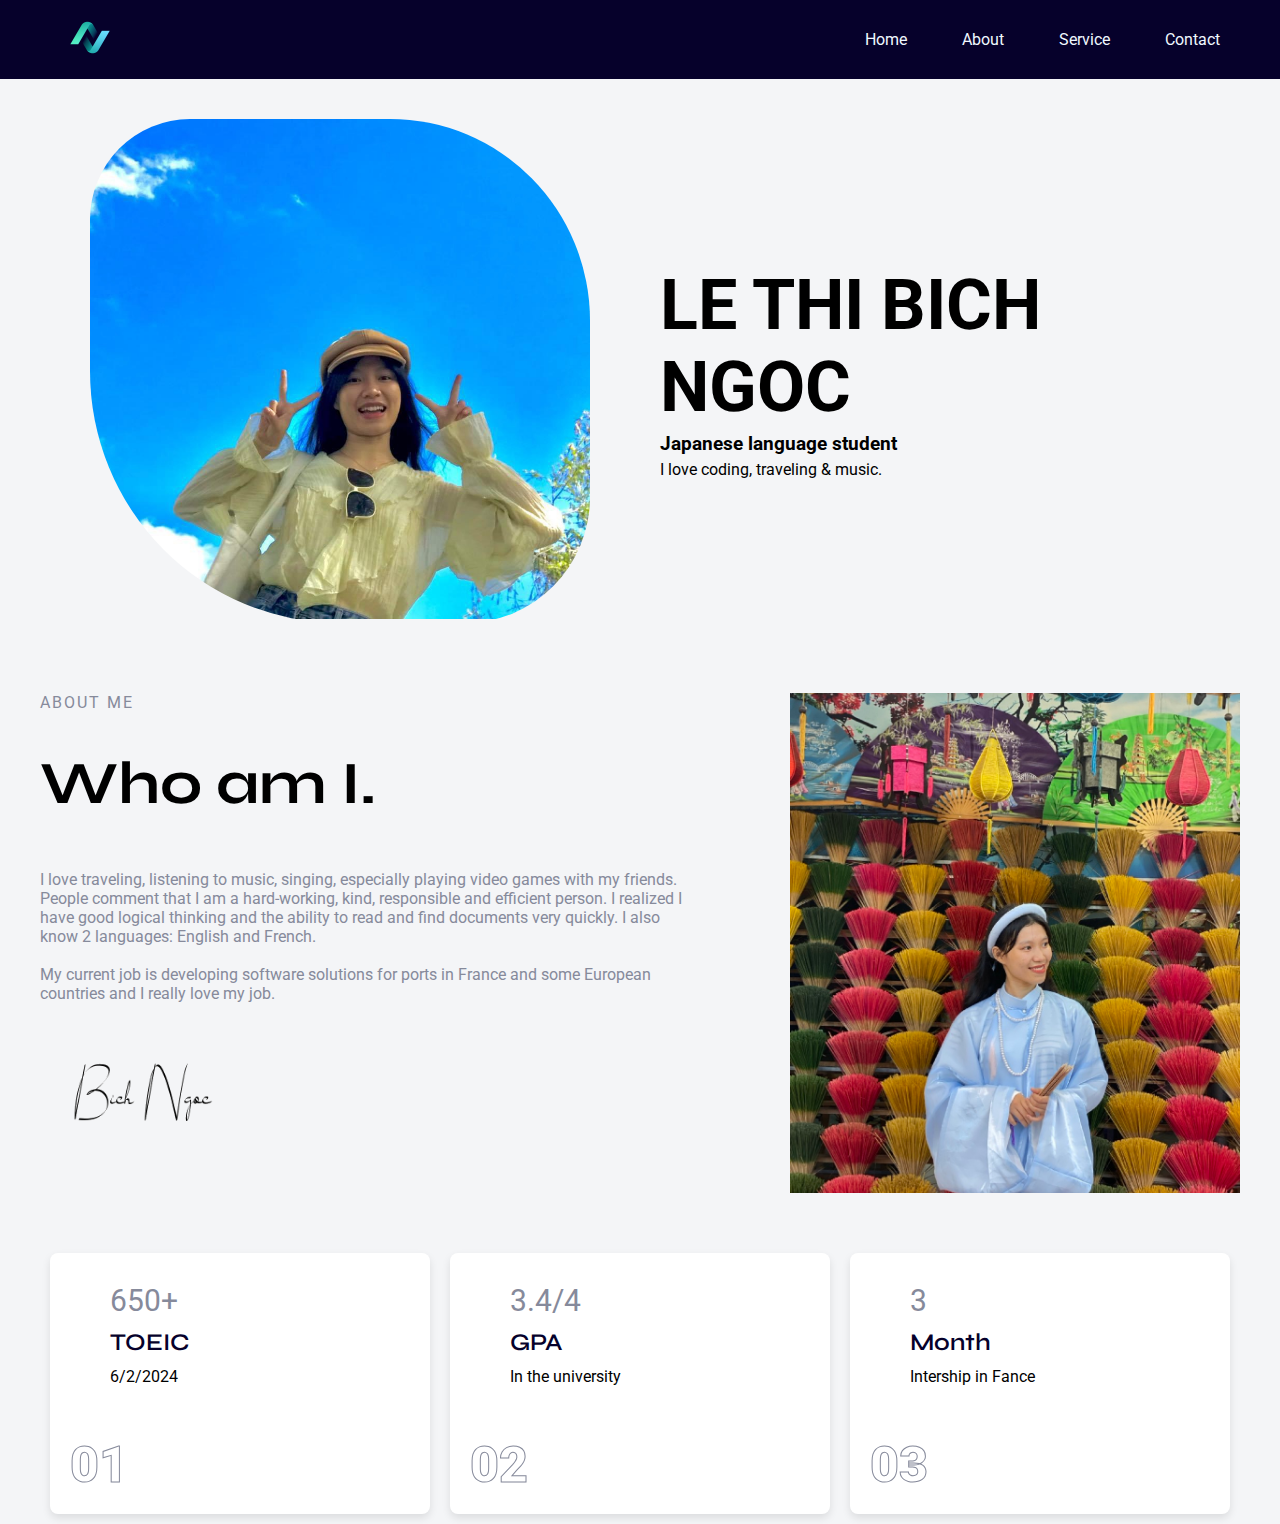
<file: index.html>
<!DOCTYPE html>
<html lang="en">
<head>
    <meta charset="UTF-8">
    <meta name="viewport" content="width=device-width, initial-scale=1.0">
    <title>Document</title>
    <link rel="stylesheet" href="https://cdnjs.cloudflare.com/ajax/libs/font-awesome/6.5.1/css/all.min.css" integrity="sha512-DTOQO9RWCH3ppGqcWaEA1BIZOC6xxalwEsw9c2QQeAIftl+Vegovlnee1c9QX4TctnWMn13TZye+giMm8e2LwA==" crossorigin="anonymous" referrerpolicy="no-referrer" />
    <link rel="stylesheet" href="style.css">
</head>
<body>
   <div class="section1">
    <header>
        <div class="logo">
            <img src="logo-chữ-N-16.png" alt="">
            
        </div>
        <input type="checkbox" id="check_menu" hidden>
        <label for="check_menu" class="overlay"></label>
        <div class="menu">
            <ul>
                <li><a href="">Home</a></li>
                <li><a href="">About</a></li>
                <li><a href="">Service</a></li>
                <li><a href="">Contact</a></li>
                
            </ul>
        </div>
        <label for="check_menu" class="menu-mobile">
            <i class="fa-solid fa-bars"></i>
        </label>
    </header>
   </div>


   <section class="section2">
   
<!-- sec2 -->
    <div class="top" hidden>
        <h1>LE THI BICH NGOC</h1>
        <h3>Japanese language student</h3>

    </div>
    <div class="left">
        <div class="avt">
            <img src="z5112134984688_03847f5f40090014e1b6921ffd5154b9.jpg" alt="">
        </div>
    </div>
    <div class="right">
        <h1>LE THI BICH NGOC</h1>
        <h3>Japanese language student</h3>
        <p>I love coding, traveling & music.</p>
    </div>

    <div class="bot" hidden>
        <p>I love coding, traveling & music.</p>

    </div>
   </section>

<!-- sec3 -->
<section class="container section3">
    <div class="left">
        <p class = "abm">ABOUT ME</p>
        <h2>Who am I.</h2>
        <p>I love traveling, listening to music, singing, especially playing video games with my friends. People comment that I am a hard-working, kind, responsible and efficient person. I realized I have good logical thinking and the ability to read and find documents very quickly. I also know 2 languages: English and French. <br><br>
            My current job is developing software solutions for ports in France and some European countries and I really love my job.
        </p>
        <div class="chuky">
            <img src="chuky-1.png" alt="">
        </div>
        </div>
    </div>
    <div class="right">
        <div class="img">
            <img src="z5117128179535_7ce4f4b53486d7f16730fafee96075b2.jpg" alt="">
        </div>
    </div>
</section>

<!-- sec4 -->
<section class="container section4">
        <div class="item">
            <div class="noidung">
               <p class="p1">650+</p> 
               <p class="p2">TOEIC</p>
               <p class="p3">6/2/2024</p>
                
            </div>
            <div class="numb">
                01
             </div>
        </div>
        <div class="item">
            <div class="noidung">
                <p class="p1">3.4/4</p> 
                <p class="p2">GPA</p>
                <p class="p3">In the university</p>
                
             </div>
             <div class="numb">
                02
             </div>
        </div>
        <div class="item">
            <div class="noidung">
                <p class="p1">3</p> 
                <p class="p2">Month</p>
                <p class="p3">Intership in Fance</p>
                
             </div>
             <div class="numb">
                03
             </div>
        </div>
</section>
</body>
</html>
</file>
<file: style.css>
@import url('https://fonts.googleapis.com/css2?family=Roboto:ital,wght@0,100;0,300;0,400;0,500;0,700;0,900;1,100;1,300;1,400;1,500;1,700;1,900&display=swap');
@import url('https://fonts.googleapis.com/css2?family=Syne:wght@400;500&display=swap');

/* reset CSS */
* {
    margin: 0;
    padding: 0;
    box-sizing: border-box;
}

body {
    font-family: 'Roboto', sans-serif;
    background-color: #f4f5f7;
}

.section1 {
    background-color: #06012b;

}
.container{
    width: 100%;
    max-width: 1200px;
    margin: 0 auto; 
}
header {
    max-width: 1200px;
    margin: 0 auto;
    display: flex;
    justify-content: space-between;
    align-items: center;

}

.menu-mobile {
    display: none;
}

header img {
    width: 100px;
}

header ul>li>a {
    color: aliceblue;
    text-decoration: none;
    padding: 0 20px;
}

header ul {
    display: flex;
    gap: 15px;
}

header ul>li {
    list-style-type: none;
}

.menu-mobile>i {
    color: white;
    font-size: 30px;
}

.section2 {
    padding-top: 20px;
    max-width: 1200px;
    margin: 0 auto;
    display: flex;
}


.section2>* {
    flex: 1;
    padding: 20px;
}

.section2>.left {

    /* border-radius: 40%; */
}

.section2 .avt {
    max-width: 500px;
    /* background-color: blue; */
    border-radius: 20% 40% 25% 50%;
    overflow: hidden;
    margin: 0 auto;
    animation: avt 10s linear infinite;
}

@keyframes avt {

    0%,
    100% {
        border-radius: 45% 30% 35% 40%;
    }
    0%{
        border-radius: 45% 30% 35% 40%;
        }
    20% {
        border-radius: 60% 20% 55% 30%;
    }

    40% {
        border-radius: 40% 45% 45% 40%;
    }

    60% {
        border-radius: 20% 60% 35% 50%;
    }

    80% {
        border-radius: 30% 45% 45% 40%;
    }
    100%{
        border-radius: 35% ,35% 50% 35%;
        }

    /* from{
        transform: rotate(0deg);
    }
    to{
        transform: rotate(360deg);
    } */

}

.bot> p {
    color: #868a9b;
}

.section2>.left img {
    width: 100%;
    height: 100%;
    object-fit: cover;
    /* background-color: blue; */
    /* border-radius: % ; */
}

.section2>.right {
    width: 50%;
    display: flex;
    flex-direction: column;
    justify-content: center;
    gap: 5px;
}

.section2>.right h1 {
    font-size: 70px;
}
.section2>.top h1 {
    font-size: 40px;
}

.overlay {
    position: fixed;
    inset: 0;
    background-color: rgba(156, 156, 156, 0.7);
    display: none;
}



.section3{
    background-color: #f4f5f7;
    display: flex;
    margin-top: 50px;
}
.section3>.left{
    max-width: 55%;
}
.section3>.right{
    flex: 1;
}
.section3>.right .img{
    width: 100%;
    max-width: 450px;
    margin-left: auto;
    height: 500px;
    
}
.section3>.right .img>img{
    width: 100%;
    height: 100%;
    object-fit: cover;

}

.chuky{
    width: 200px;
    /* height: 200px; */
    border-radius: 50%;
    overflow: hidden;
    margin-top: 30px;
}
.chuky img{
    width: 100%;
    height: 100%;
    object-fit: cover;
}
.section3 h2 {
    margin-top: 35px;
    font-size: 60px;
    font-family: 'Syne', sans-serif;
}
.abm{
    letter-spacing: 2px;
    color: #868a9b;
}
.section3>.left>p:nth-child(3) {
    color: #868a9b;
    margin-top: 50px;
}
.section4{
    background-color: #f4f5f7;
    display: flex;
    margin-top: 50px;
}
.item{
    width: 33%;
    margin: 10px; /* Điều chỉnh khoảng cách giữa các item */
    padding: 20px;
    background-color: #fff; /* Màu nền của item */
    border-radius: 8px; /* Bo tròn góc của item */
    box-shadow: 0 4px 8px rgba(0, 0, 0, 0.1);
}
.noidung {
    margin-left: 30px;
    padding: 10px;

}
.p1{
    /* margin-left: 30px; */
    color: #868a9b;
    font-size: 30px;
    margin-bottom: 10px;
    /* font-family: 'Syne', sans-serif; */
}
.p2{
    color: #06012b;
    font-size: 24px;
    font-family: 'Syne', sans-serif;
    font-weight: 600;
    margin-bottom: 10px;
}
.p3{
    margin-bottom: 40px;

}
.numb{
    font-size: 50px;
    font-weight:  900;
    color: transparent;
    -webkit-text-stroke: 1px  #868a9b;
    /* font-family: 'Syne', sans-serif !important; */
}
.item:hover{
    /* background-color: #050412; */

    animation:  color_item 0.7s linear forwards;
}

@keyframes color_item{
    from{
        opacity: 0.5;
    }
    to{
        opacity: 1;
        background-color: #050412;
    }
}

.item:hover>.noidung .p3{
    color: rgb(241, 230, 230);

}


.item:hover>.noidung .p2{
    color: rgb(241, 230, 230);

}

/* reponsive------------------------------------------------------------------ */


@media screen and (max-width: 650px) {
    .container{
        max-width: 500px;
        padding-left: 20px;
        padding-right: 20px;
    }

    /* header */
    .section2 {
        display: flex;
        flex-direction: column;
    }
    .section2 > .right {
        display: none;

    }

    .avt {
        width: 100%;

    }
    .section2 .top{
        display: block !important;
    }
    .section2 .bot{
        display: block !important;

    }
    .menu-mobile {
        display: block;
        margin-right: 20px;
    }
    
    .menu {
        position: fixed;
        top: 0;
        right: -300px;
        bottom: 0;
        width: 300px;
        background-color: #06012b;
        transition: all 0.4s linear;
    }

    .menu ul {
        display: flex;
        flex-direction: column;
        margin-top: 50px;
        padding: 20px;
        gap: 0;
    }

    .menu li {
        /* margin: 0;
    padding: 0; */
    }

    .menu li a {
        /* background-color: red; */
        display: block;
        padding: 15px 4px;
        color: whitesmoke;
    }

    .menu li+li a {
        border-top: 1px solid gray;
    }

    #check_menu:checked~.menu {
        right: 0;
    }

    #check_menu:checked~.overlay {
        display: block;
    }
    .section3{
        display: flex;
        flex-direction: column;
    }
    .section3 .left{
        max-width: 100% ;
    }
    .section3 .img{
        max-width: 100% !important;
    }


    .section4{
        display: flex;
        flex-direction: column;
    }
    .section4 .item{
        width: 100%;
        margin: 0;
        margin-bottom: 30px;
    }

}
</file>
